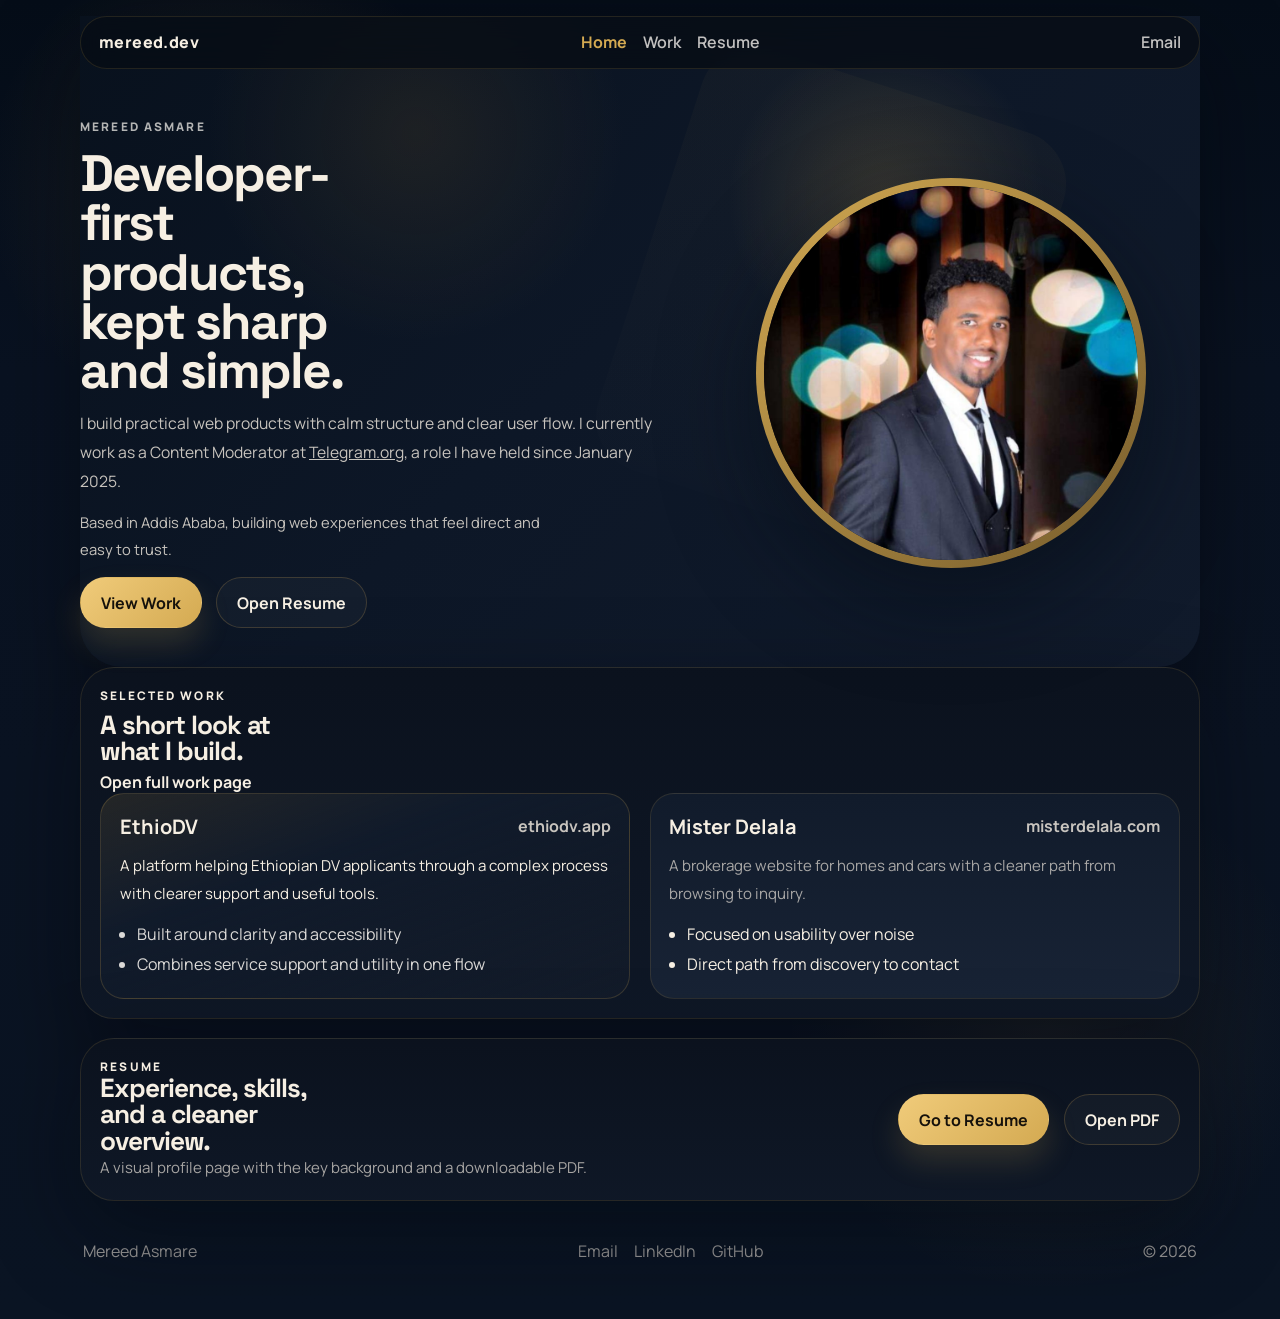
<file: index.html>
<!DOCTYPE html>
<html lang="en">
  <head>
    <meta charset="UTF-8" />
    <meta name="viewport" content="width=device-width, initial-scale=1.0" />
    <title>Mereed Asmare | Developer Portfolio</title>
    <meta
      name="description"
      content="Developer portfolio for Mereed Asmare featuring selected work, current work at Telegram.org, and a resume page."
    />
    <meta name="theme-color" content="#0b0d18" />
    <meta property="og:title" content="Mereed Asmare | Developer Portfolio" />
    <meta
      property="og:description"
      content="Selected work, current role at Telegram.org, and a focused resume page."
    />
    <meta property="og:type" content="website" />
    <meta property="og:url" content="https://mereed.dev" />
    <link rel="canonical" href="https://mereed.dev" />
    <link rel="icon" type="image/svg+xml" href="./favicon.svg" />
    <link rel="preconnect" href="https://fonts.googleapis.com" />
    <link rel="preconnect" href="https://fonts.gstatic.com" crossorigin />
    <link
      href="https://fonts.googleapis.com/css2?family=Manrope:wght@400;500;600;700;800&family=Space+Grotesk:wght@500;700&display=swap"
      rel="stylesheet"
    />
    <link rel="stylesheet" href="./styles.css" />
  </head>
  <body data-page="home">
    <div class="site-shell">
      <section class="hero-stage hero-stage-home">
        <header class="site-header site-header-dark">
          <a class="brand" href="./index.html">mereed.dev</a>
          <nav class="site-nav" aria-label="Primary">
            <a data-nav="home" href="./index.html">Home</a>
            <a data-nav="work" href="./work.html">Work</a>
            <a data-nav="resume" href="./resume.html">Resume</a>
          </nav>
          <a class="header-link" href="mailto:mrdassefa@gmail.com">Email</a>
        </header>

        <div class="page-stack">
          <section class="hero-home reveal">
            <div class="hero-copy">
              <p class="eyebrow eyebrow-dark">Mereed Asmare</p>
              <h1 class="display display-dark">
                Developer-first products, kept sharp and simple.
              </h1>
              <p class="lead lead-dark">
                I build practical web products with calm structure and clear
                user flow. I currently work as a Content Moderator at
                <a href="https://telegram.org" target="_blank" rel="noreferrer"
                  >Telegram.org</a
                >, a role I have held since January 2025.
              </p>
              <p class="status-line">
                Based in Addis Ababa, building web experiences that feel direct
                and easy to trust.
              </p>
              <div class="hero-actions">
                <a class="button primary" href="./work.html">View Work</a>
                <a class="button secondary button-dark" href="./resume.html"
                  >Open Resume</a
                >
              </div>
            </div>

            <aside class="hero-visual">
              <div class="portrait-frame">
                <img
                  src="./assets/mereed-photo.jpg"
                  alt="Portrait of Mereed Asmare"
                />
              </div>
            </aside>
          </section>
        </div>
      </section>

      <main class="content-stack">
        <section class="spotlight-panel reveal">
          <div class="section-heading">
            <p class="eyebrow">Selected Work</p>
            <h2>A short look at what I build.</h2>
            <a class="mini-link" href="./work.html">Open full work page</a>
          </div>

          <div class="project-link-list">
            <a class="project-link-card project-link-card-dark" href="./work.html#ethiodv">
              <div class="project-link-top">
                <strong>EthioDV</strong>
                <span>ethiodv.app</span>
              </div>
              <p>
                A platform helping Ethiopian DV applicants through a complex
                process with clearer support and useful tools.
              </p>
              <ul class="key-points key-points-light">
                <li>Built around clarity and accessibility</li>
                <li>Combines service support and utility in one flow</li>
              </ul>
            </a>

            <a class="project-link-card" href="./work.html#misterdelala">
              <div class="project-link-top">
                <strong>Mister Delala</strong>
                <span>misterdelala.com</span>
              </div>
              <p>
                A brokerage website for homes and cars with a cleaner path from
                browsing to inquiry.
              </p>
              <ul class="key-points">
                <li>Focused on usability over noise</li>
                <li>Direct path from discovery to contact</li>
              </ul>
            </a>
          </div>
        </section>

        <section class="minimal-band reveal">
          <div>
            <p class="eyebrow">Resume</p>
            <h2>Experience, skills, and a cleaner overview.</h2>
            <p class="body-copy">
              A visual profile page with the key background and a downloadable
              PDF.
            </p>
          </div>
          <div class="hero-actions">
            <a class="button primary" href="./resume.html">Go to Resume</a>
            <a
              class="button secondary"
              href="./assets/Mereed-Asmare-Resume.pdf"
              target="_blank"
              rel="noreferrer"
              >Open PDF</a
            >
          </div>
        </section>
      </main>

      <footer class="site-footer">
        <p>Mereed Asmare</p>
        <div class="footer-links">
          <a href="mailto:mrdassefa@gmail.com">Email</a>
          <a
            href="https://www.linkedin.com/in/mereed-asmare/"
            target="_blank"
            rel="noreferrer"
            >LinkedIn</a
          >
          <a
            href="https://github.com/mereedasmare"
            target="_blank"
            rel="noreferrer"
            >GitHub</a
          >
        </div>
        <p>&copy; <span id="year"></span></p>
      </footer>
    </div>

    <script src="./script.js"></script>
  </body>
</html>
</file>
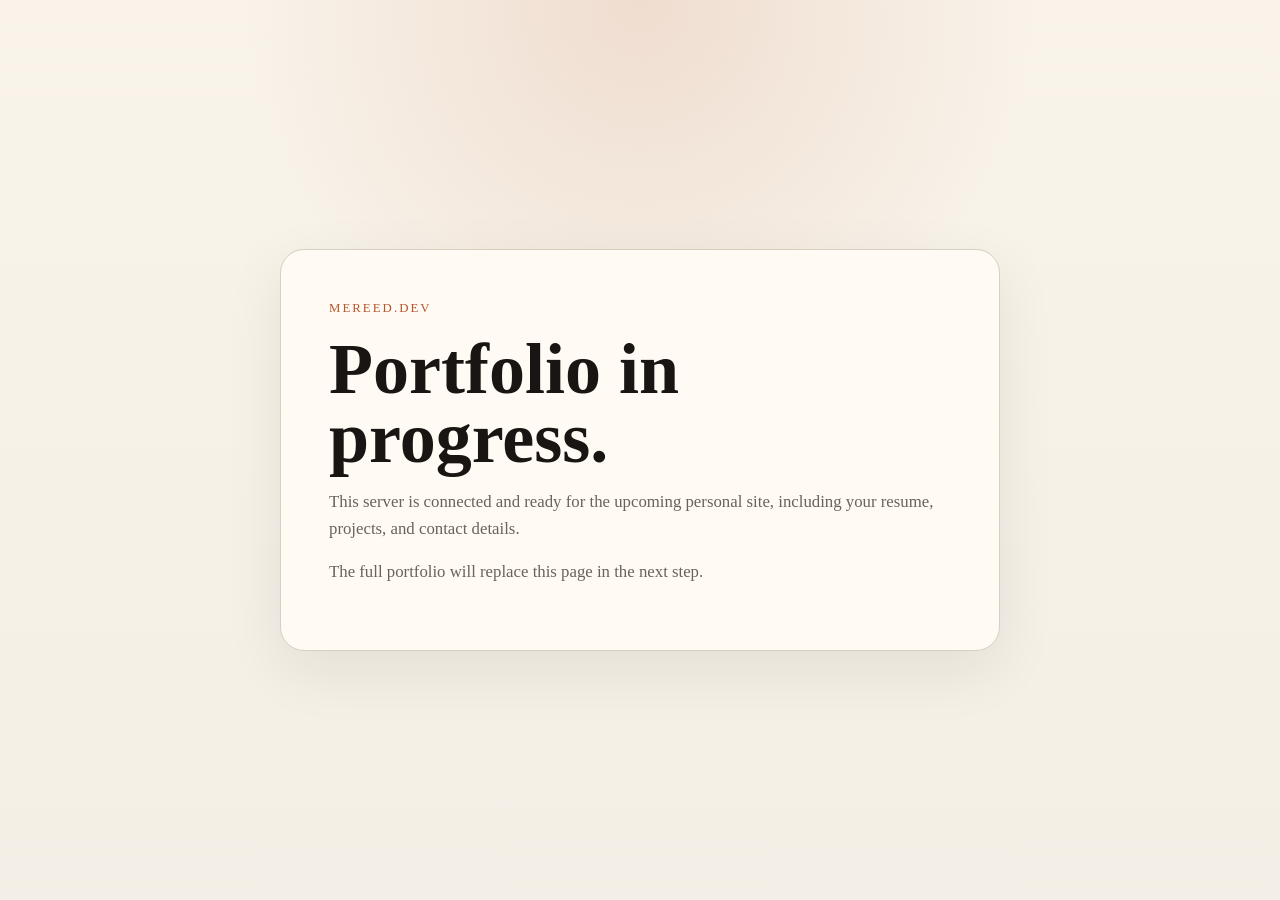
<file: ops/mereed.dev/index.html>
<!DOCTYPE html>
<html lang="en">
  <head>
    <meta charset="UTF-8" />
    <meta name="viewport" content="width=device-width, initial-scale=1.0" />
    <title>Mereed.dev</title>
    <style>
      :root {
        color-scheme: light;
        --bg: #f4efe6;
        --panel: #fffaf2;
        --text: #181512;
        --muted: #6b6258;
        --line: #d9cfbf;
        --accent: #b4572d;
      }

      * {
        box-sizing: border-box;
      }

      body {
        margin: 0;
        min-height: 100vh;
        display: grid;
        place-items: center;
        padding: 2rem;
        font-family: Georgia, "Times New Roman", serif;
        color: var(--text);
        background:
          radial-gradient(circle at top, rgba(180, 87, 45, 0.14), transparent 36%),
          linear-gradient(180deg, #f9f3ea 0%, var(--bg) 100%);
      }

      main {
        width: min(720px, 100%);
        padding: 3rem;
        border: 1px solid var(--line);
        border-radius: 24px;
        background: color-mix(in srgb, var(--panel) 92%, white 8%);
        box-shadow: 0 20px 60px rgba(24, 21, 18, 0.08);
      }

      p {
        margin: 0 0 1rem;
        line-height: 1.6;
      }

      .eyebrow {
        letter-spacing: 0.16em;
        text-transform: uppercase;
        color: var(--accent);
        font-size: 0.8rem;
      }

      h1 {
        margin: 0.4rem 0 1rem;
        font-size: clamp(2.5rem, 8vw, 4.5rem);
        line-height: 0.96;
      }

      .muted {
        color: var(--muted);
        font-size: 1.05rem;
      }
    </style>
  </head>
  <body>
    <main>
      <p class="eyebrow">Mereed.dev</p>
      <h1>Portfolio in progress.</h1>
      <p class="muted">
        This server is connected and ready for the upcoming personal site,
        including your resume, projects, and contact details.
      </p>
      <p class="muted">
        The full portfolio will replace this page in the next step.
      </p>
    </main>
  </body>
</html>
</file>
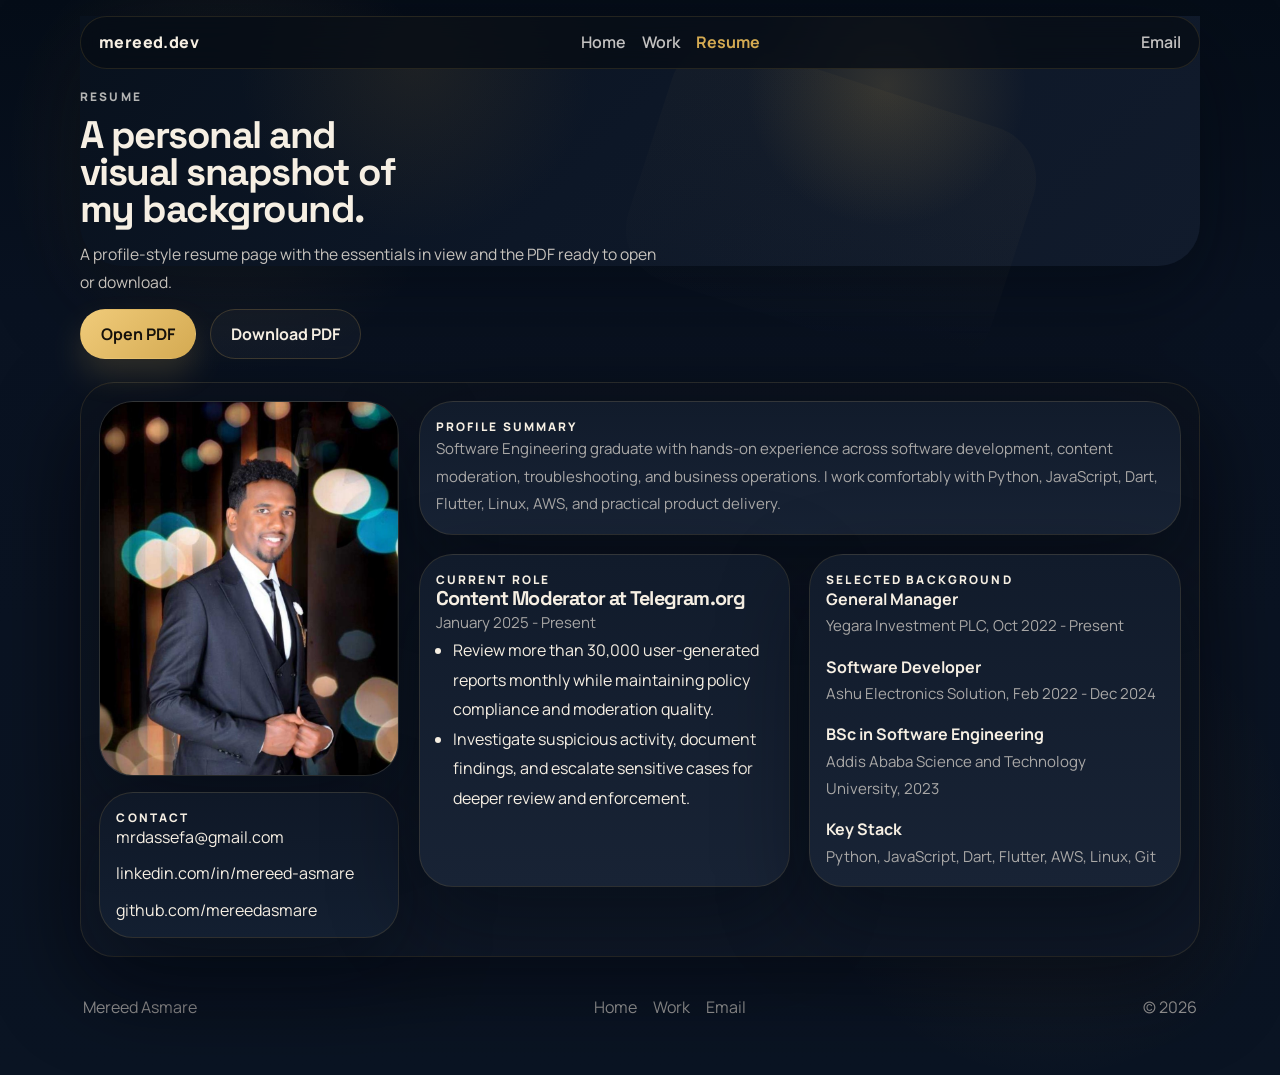
<file: resume.html>
<!DOCTYPE html>
<html lang="en">
  <head>
    <meta charset="UTF-8" />
    <meta name="viewport" content="width=device-width, initial-scale=1.0" />
    <title>Resume | Mereed Asmare</title>
    <meta
      name="description"
      content="Resume page for Mereed Asmare with current role at Telegram.org, background, and downloadable PDF."
    />
    <meta name="theme-color" content="#0b0d18" />
    <link rel="canonical" href="https://mereed.dev/resume.html" />
    <link rel="icon" type="image/svg+xml" href="./favicon.svg" />
    <link rel="preconnect" href="https://fonts.googleapis.com" />
    <link rel="preconnect" href="https://fonts.gstatic.com" crossorigin />
    <link
      href="https://fonts.googleapis.com/css2?family=Manrope:wght@400;500;600;700;800&family=Space+Grotesk:wght@500;700&display=swap"
      rel="stylesheet"
    />
    <link rel="stylesheet" href="./styles.css" />
  </head>
  <body data-page="resume">
    <div class="site-shell">
      <section class="hero-stage hero-stage-compact">
        <header class="site-header site-header-dark">
          <a class="brand" href="./index.html">mereed.dev</a>
          <nav class="site-nav" aria-label="Primary">
            <a data-nav="home" href="./index.html">Home</a>
            <a data-nav="work" href="./work.html">Work</a>
            <a data-nav="resume" href="./resume.html">Resume</a>
          </nav>
          <a class="header-link" href="mailto:mrdassefa@gmail.com">Email</a>
        </header>

        <div class="page-stack">
          <section class="page-hero reveal">
            <p class="eyebrow eyebrow-dark">Resume</p>
            <h1 class="display display-dark">
              A personal and visual snapshot of my background.
            </h1>
            <p class="lead lead-dark">
              A profile-style resume page with the essentials in view and the
              PDF ready to open or download.
            </p>
            <div class="hero-actions">
              <a
                class="button primary"
                href="./assets/Mereed-Asmare-Resume.pdf"
                target="_blank"
                rel="noreferrer"
                >Open PDF</a
              >
              <a
                class="button secondary button-dark"
                href="./assets/Mereed-Asmare-Resume.pdf"
                download
                >Download PDF</a
              >
            </div>
          </section>
        </div>
      </section>

      <main class="content-stack">
        <section class="resume-shell reveal">
          <aside class="resume-aside">
            <div class="resume-card resume-photo">
              <img
                src="./assets/mereed-photo.jpg"
                alt="Portrait of Mereed Asmare"
              />
            </div>
            <div class="resume-card resume-contact">
              <p class="eyebrow">Contact</p>
              <div class="contact-list">
                <a href="mailto:mrdassefa@gmail.com">mrdassefa@gmail.com</a>
                <a
                  href="https://www.linkedin.com/in/mereed-asmare/"
                  target="_blank"
                  rel="noreferrer"
                  >linkedin.com/in/mereed-asmare</a
                >
                <a
                  href="https://github.com/mereedasmare"
                  target="_blank"
                  rel="noreferrer"
                  >github.com/mereedasmare</a
                >
              </div>
            </div>
          </aside>

          <div class="resume-main">
            <section class="resume-section">
              <p class="eyebrow">Profile Summary</p>
              <p class="body-copy">
                Software Engineering graduate with hands-on experience across
                software development, content moderation, troubleshooting, and
                business operations. I work comfortably with Python,
                JavaScript, Dart, Flutter, Linux, AWS, and practical product
                delivery.
              </p>
            </section>

            <section class="resume-columns">
              <article class="resume-section">
                <p class="eyebrow">Current Role</p>
                <h2>Content Moderator at Telegram.org</h2>
                <p class="timeline-place">January 2025 - Present</p>
                <ul class="key-points">
                  <li>
                    Review more than 30,000 user-generated reports monthly
                    while maintaining policy compliance and moderation quality.
                  </li>
                  <li>
                    Investigate suspicious activity, document findings, and
                    escalate sensitive cases for deeper review and enforcement.
                  </li>
                </ul>
              </article>

              <article class="resume-section">
                <p class="eyebrow">Selected Background</p>
                <div class="detail-list">
                  <div class="detail-item">
                    <strong>General Manager</strong>
                    <span>Yegara Investment PLC, Oct 2022 - Present</span>
                  </div>
                  <div class="detail-item">
                    <strong>Software Developer</strong>
                    <span>Ashu Electronics Solution, Feb 2022 - Dec 2024</span>
                  </div>
                  <div class="detail-item">
                    <strong>BSc in Software Engineering</strong>
                    <span>Addis Ababa Science and Technology University, 2023</span>
                  </div>
                  <div class="detail-item">
                    <strong>Key Stack</strong>
                    <span>Python, JavaScript, Dart, Flutter, AWS, Linux, Git</span>
                  </div>
                </div>
              </article>
            </section>
          </div>
        </section>
      </main>

      <footer class="site-footer">
        <p>Mereed Asmare</p>
        <div class="footer-links">
          <a href="./index.html">Home</a>
          <a href="./work.html">Work</a>
          <a href="mailto:mrdassefa@gmail.com">Email</a>
        </div>
        <p>&copy; <span id="year"></span></p>
      </footer>
    </div>

    <script src="./script.js"></script>
  </body>
</html>
</file>
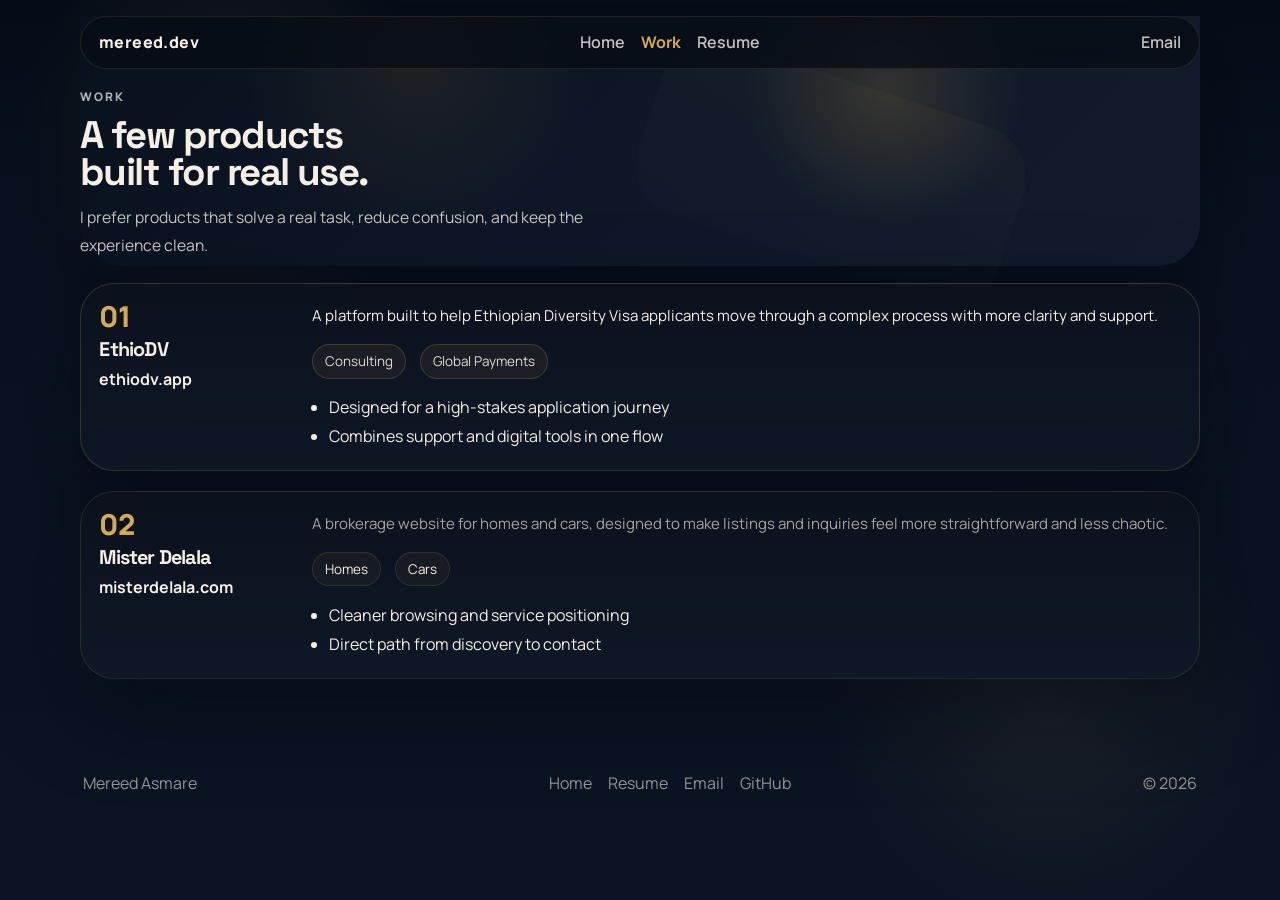
<file: work.html>
<!DOCTYPE html>
<html lang="en">
  <head>
    <meta charset="UTF-8" />
    <meta name="viewport" content="width=device-width, initial-scale=1.0" />
    <title>Work | Mereed Asmare</title>
    <meta
      name="description"
      content="Selected projects from Mereed Asmare including EthioDV and Mister Delala."
    />
    <meta name="theme-color" content="#0b0d18" />
    <link rel="canonical" href="https://mereed.dev/work.html" />
    <link rel="icon" type="image/svg+xml" href="./favicon.svg" />
    <link rel="preconnect" href="https://fonts.googleapis.com" />
    <link rel="preconnect" href="https://fonts.gstatic.com" crossorigin />
    <link
      href="https://fonts.googleapis.com/css2?family=Manrope:wght@400;500;600;700;800&family=Space+Grotesk:wght@500;700&display=swap"
      rel="stylesheet"
    />
    <link rel="stylesheet" href="./styles.css" />
  </head>
  <body data-page="work">
    <div class="site-shell">
      <section class="hero-stage hero-stage-compact">
        <header class="site-header site-header-dark">
          <a class="brand" href="./index.html">mereed.dev</a>
          <nav class="site-nav" aria-label="Primary">
            <a data-nav="home" href="./index.html">Home</a>
            <a data-nav="work" href="./work.html">Work</a>
            <a data-nav="resume" href="./resume.html">Resume</a>
          </nav>
          <a class="header-link" href="mailto:mrdassefa@gmail.com">Email</a>
        </header>

        <div class="page-stack">
          <section class="page-hero reveal">
            <p class="eyebrow eyebrow-dark">Work</p>
            <h1 class="display display-dark">A few products built for real use.</h1>
            <p class="lead lead-dark">
              I prefer products that solve a real task, reduce confusion, and
              keep the experience clean.
            </p>
          </section>
        </div>
      </section>

      <main class="content-stack">
        <section class="case-list reveal">
          <article id="ethiodv" class="case-item case-item-dark">
            <div class="case-meta">
              <p class="case-index">01</p>
              <h2>EthioDV</h2>
              <a
                class="case-link"
                href="https://ethiodv.app"
                target="_blank"
                rel="noreferrer"
                >ethiodv.app</a
              >
            </div>
            <div class="case-body">
              <p class="body-copy body-copy-dark">
                A platform built to help Ethiopian Diversity Visa applicants
                move through a complex process with more clarity and support.
              </p>
              <div class="label-row label-row-dark">
                <span class="tag">Consulting</span>
                <span class="tag">Global Payments</span>
              </div>
              <ul class="key-points key-points-light">
                <li>Designed for a high-stakes application journey</li>
                <li>Combines support and digital tools in one flow</li>
              </ul>
            </div>
          </article>

          <article id="misterdelala" class="case-item">
            <div class="case-meta">
              <p class="case-index">02</p>
              <h2>Mister Delala</h2>
              <a
                class="case-link"
                href="https://misterdelala.com"
                target="_blank"
                rel="noreferrer"
                >misterdelala.com</a
              >
            </div>
            <div class="case-body">
              <p class="body-copy">
                A brokerage website for homes and cars, designed to make
                listings and inquiries feel more straightforward and less
                chaotic.
              </p>
              <div class="label-row">
                <span class="tag">Homes</span>
                <span class="tag">Cars</span>
              </div>
              <ul class="key-points">
                <li>Cleaner browsing and service positioning</li>
                <li>Direct path from discovery to contact</li>
              </ul>
            </div>
          </article>
        </section>
      </main>

      <footer class="site-footer">
        <p>Mereed Asmare</p>
        <div class="footer-links">
          <a href="./index.html">Home</a>
          <a href="./resume.html">Resume</a>
          <a href="mailto:mrdassefa@gmail.com">Email</a>
          <a
            href="https://github.com/mereedasmare"
            target="_blank"
            rel="noreferrer"
            >GitHub</a
          >
        </div>
        <p>&copy; <span id="year"></span></p>
      </footer>
    </div>

    <script src="./script.js"></script>
  </body>
</html>
</file>
<file: styles.css>
:root {
  color-scheme: dark light;
  --bg-dark: #06101c;
  --bg-dark-2: #0f1a2b;
  --light: #f3ead6;
  --light-2: #fbf6ec;
  --surface: #111b2b;
  --surface-2: #182335;
  --surface-3: #0d1625;
  --text-dark: #f6efe3;
  --text-light: #f6efe3;
  --muted-dark: rgba(246, 239, 227, 0.8);
  --muted-light: rgba(246, 239, 227, 0.66);
  --line-dark: rgba(212, 170, 82, 0.14);
  --line-light: rgba(212, 170, 82, 0.14);
  --accent: #d4aa52;
  --accent-2: #8d6b2c;
  --shadow: 0 30px 90px rgba(2, 7, 14, 0.45);
  --radius-xl: 34px;
  --radius-lg: 24px;
  --radius-md: 18px;
  --radius-pill: 999px;
  --content: 1120px;
}

* {
  box-sizing: border-box;
}

html {
  scroll-behavior: smooth;
}

body {
  margin: 0;
  min-height: 100vh;
  font-family: "Manrope", sans-serif;
  color: var(--text-light);
  background:
    radial-gradient(circle at 18% 14%, rgba(212, 170, 82, 0.11), transparent 16%),
    radial-gradient(circle at 82% 78%, rgba(212, 170, 82, 0.08), transparent 18%),
    linear-gradient(180deg, #050d18 0%, #091221 28%, #0a1322 58%, #0a1423 100%);
}

body::before {
  content: "";
  position: fixed;
  inset: 0;
  pointer-events: none;
  background-image:
    linear-gradient(rgba(255, 255, 255, 0.02) 1px, transparent 1px),
    linear-gradient(90deg, rgba(255, 255, 255, 0.02) 1px, transparent 1px);
  background-size: 46px 46px;
  mask-image: radial-gradient(circle at center, black 20%, transparent 80%);
  opacity: 0.12;
}

a {
  color: inherit;
}

img {
  display: block;
  max-width: 100%;
}

.site-shell {
  display: grid;
  grid-template-rows: auto 1fr auto;
  position: relative;
  z-index: 1;
  width: min(var(--content), calc(100% - 1.25rem));
  min-height: calc(100vh - 3rem);
  margin: 0 auto;
  padding: 1rem 0 2.6rem;
}

.site-header,
.site-nav,
.hero-actions,
.footer-links,
.project-link-top,
.label-row {
  display: flex;
}

.page-stack,
.content-stack,
.project-link-list,
.case-list,
.resume-shell,
.resume-main,
.resume-columns,
.detail-list {
  display: grid;
  gap: 1.2rem;
}

.content-stack {
  align-content: start;
}

.site-header {
  justify-content: space-between;
  align-items: center;
  gap: 1rem;
  padding: 0.9rem 1.1rem;
  border-radius: var(--radius-pill);
}

.site-header-dark {
  position: sticky;
  top: 0.8rem;
  z-index: 10;
  margin-bottom: 1.2rem;
  border: 1px solid var(--line-dark);
  background: rgba(7, 12, 20, 0.76);
  backdrop-filter: blur(14px);
}

.brand,
.site-nav a,
.header-link,
.button,
.mini-link,
.footer-links a,
.contact-list a,
.case-link,
.project-link-card {
  text-decoration: none;
}

.brand {
  color: var(--text-dark);
  font-weight: 800;
  letter-spacing: 0.03em;
}

.site-nav {
  align-items: center;
  gap: 1rem;
  flex-wrap: wrap;
}

.site-nav a,
.header-link {
  color: rgba(247, 244, 239, 0.78);
  font-weight: 600;
}

.site-nav a:hover,
.site-nav a.is-active,
.header-link:hover,
.footer-links a:hover,
.mini-link:hover,
.contact-list a:hover,
.case-link:hover {
  color: var(--accent);
}

.site-nav a.is-active {
  font-weight: 700;
}

.hero-stage {
  position: relative;
  padding-bottom: 1.2rem;
}

.hero-stage::before {
  content: "";
  position: absolute;
  inset: 0;
  border-radius: 0 0 42px 42px;
  background:
    radial-gradient(circle at 72% 28%, rgba(212, 170, 82, 0.18), transparent 17%),
    radial-gradient(circle at 30% 18%, rgba(141, 107, 44, 0.14), transparent 22%),
    linear-gradient(135deg, #08111d 0%, #0d1727 48%, #111b2c 100%);
  box-shadow: var(--shadow);
}

.hero-stage::after {
  content: "";
  position: absolute;
  top: 4rem;
  right: 16%;
  width: min(32vw, 380px);
  height: 68%;
  border-radius: 54px;
  background: linear-gradient(180deg, rgba(212, 170, 82, 0.12), rgba(255, 255, 255, 0.02));
  transform: rotate(18deg);
  opacity: 0.3;
}

.hero-stage-compact::before {
  inset: 0 0 auto 0;
  height: 250px;
}

.hero-home,
.page-hero {
  position: relative;
  z-index: 1;
}

.hero-home {
  display: grid;
  grid-template-columns: minmax(0, 1fr) minmax(300px, 0.84fr);
  align-items: center;
  gap: 1.8rem;
  min-height: 560px;
  padding: 1rem 0 0.4rem;
}

.hero-copy {
  display: grid;
  gap: 0.9rem;
  align-content: center;
}

.hero-visual {
  display: grid;
  justify-items: center;
}

.portrait-frame {
  width: min(100%, 390px);
  aspect-ratio: 1;
  overflow: hidden;
  border-radius: 50%;
  padding: 8px;
  background: linear-gradient(135deg, rgba(212, 170, 82, 0.98), rgba(141, 107, 44, 0.82));
  box-shadow: 0 32px 90px rgba(4, 9, 18, 0.5);
}

.portrait-frame img {
  width: 100%;
  height: 100%;
  object-fit: cover;
  object-position: center top;
  border-radius: 50%;
  background: radial-gradient(circle at top, #172233 0%, #111a29 52%, #0c1422 100%);
}

.eyebrow {
  margin: 0;
  font-size: 0.74rem;
  font-weight: 800;
  letter-spacing: 0.18em;
  text-transform: uppercase;
}

.eyebrow-dark {
  color: rgba(247, 244, 239, 0.72);
}

.display,
.section-heading h2,
.minimal-band h2,
.case-meta h2,
.resume-section h2 {
  margin: 0;
  font-family: "Space Grotesk", sans-serif;
  font-weight: 700;
  letter-spacing: -0.04em;
}

.display {
  font-size: clamp(2rem, 4vw, 3.25rem);
  line-height: 0.96;
  max-width: 9.5ch;
}

.display-dark {
  color: var(--text-dark);
}

.page-hero .display {
  font-size: clamp(1.85rem, 3vw, 2.55rem);
  max-width: 14ch;
}

.section-heading h2,
.minimal-band h2 {
  font-size: clamp(1.5rem, 2.05vw, 2rem);
  line-height: 1;
  max-width: 13ch;
}

.case-meta h2,
.resume-section h2 {
  font-size: clamp(1.15rem, 1.55vw, 1.5rem);
  line-height: 1.05;
}

.lead,
.body-copy,
.project-link-card p,
.case-body p,
.status-line,
.detail-item span,
.timeline-place {
  margin: 0;
  line-height: 1.82;
}

.lead {
  max-width: 58ch;
  font-size: 0.98rem;
}

.lead-dark,
.status-line {
  color: var(--muted-dark);
}

.body-copy,
.project-link-card p,
.case-body p,
.detail-item span,
.timeline-place {
  color: var(--muted-light);
  font-size: 0.94rem;
}

.status-line {
  max-width: 54ch;
  font-size: 0.92rem;
}

.hero-actions,
.footer-links,
.label-row {
  gap: 0.9rem;
  flex-wrap: wrap;
}

.hero-actions {
  align-items: center;
}

.button {
  display: inline-flex;
  align-items: center;
  justify-content: center;
  min-height: 48px;
  padding: 0.82rem 1.25rem;
  border: 1px solid transparent;
  border-radius: var(--radius-pill);
  font-weight: 700;
  transition: transform 180ms ease, border-color 180ms ease, background-color 180ms ease;
}

.button:hover {
  transform: translateY(-1px);
}

.button.primary {
  background: linear-gradient(135deg, #f0cb7a, var(--accent));
  color: #15110b;
  box-shadow: 0 16px 30px rgba(212, 170, 82, 0.18);
}

.button.secondary {
  background: rgba(255, 255, 255, 0.03);
  border-color: rgba(212, 170, 82, 0.22);
  color: var(--text-dark);
}

.button-dark {
  background: rgba(255, 255, 255, 0.04);
  border-color: rgba(212, 170, 82, 0.18);
  color: var(--text-dark);
}

.spotlight-panel,
.minimal-band,
.case-item,
.resume-shell,
.resume-card,
.resume-section {
  border-radius: var(--radius-xl);
  box-shadow: var(--shadow);
}

.spotlight-panel,
.minimal-band,
.case-item,
.resume-shell {
  padding: 1.2rem;
  border: 1px solid var(--line-dark);
  background: linear-gradient(180deg, rgba(11, 18, 30, 0.99), rgba(15, 24, 39, 0.98));
}

.section-heading {
  display: grid;
  gap: 0.45rem;
}

.section-heading h2,
.section-heading .eyebrow,
.mini-link,
.key-points-light,
.project-link-card-dark p,
.project-link-card-dark strong,
.project-link-card-dark span {
  color: var(--text-dark);
}

.mini-link {
  font-weight: 700;
}

.project-link-list {
  grid-template-columns: repeat(2, minmax(0, 1fr));
}

.project-link-card {
  display: grid;
  gap: 0.8rem;
  padding: 1.15rem;
  border: 1px solid var(--line-dark);
  border-radius: var(--radius-lg);
  background: linear-gradient(180deg, var(--surface) 0%, var(--surface-2) 100%);
  color: var(--text-dark);
}

.project-link-card-dark {
  border-color: rgba(212, 170, 82, 0.2);
  background: linear-gradient(160deg, rgba(212, 170, 82, 0.12), rgba(17, 27, 43, 0.96) 36%, rgba(255, 255, 255, 0.02));
}

.project-link-top {
  justify-content: space-between;
  align-items: center;
  gap: 1rem;
  font-weight: 700;
}

.project-link-top strong {
  font-size: 1.25rem;
}

.project-link-top span {
  color: var(--muted-dark);
}

.minimal-band {
  display: grid;
  grid-template-columns: minmax(0, 1fr) auto;
  align-items: center;
  gap: 1rem;
  color: var(--text-dark);
}

.case-list {
  align-content: start;
}

.case-item {
  display: grid;
  grid-template-columns: 190px minmax(0, 1fr);
  gap: 1.4rem;
  padding: 1.15rem;
  color: var(--text-dark);
}

.case-meta {
  display: grid;
  align-content: start;
  gap: 0.5rem;
}

.case-item-dark {
  border-color: rgba(212, 170, 82, 0.2);
}

.case-index {
  margin: 0;
  color: var(--accent);
  font-size: 1.8rem;
  font-weight: 800;
  line-height: 1;
}

.case-item-dark .case-meta h2,
.case-item-dark .case-link,
.case-item-dark .body-copy-dark,
.case-item-dark .key-points {
  color: var(--text-dark);
}

.case-link {
  font-weight: 700;
}

.case-body {
  display: grid;
  gap: 0.9rem;
}

.label-row-dark .tag {
  border-color: rgba(212, 170, 82, 0.2);
  background: rgba(212, 170, 82, 0.07);
  color: rgba(246, 239, 227, 0.9);
}

.tag {
  padding: 0.45rem 0.75rem;
  border: 1px solid var(--line-dark);
  border-radius: var(--radius-pill);
  background: rgba(212, 170, 82, 0.05);
  color: var(--text-dark);
  font-size: 0.84rem;
}

.key-points {
  margin: 0;
  padding-left: 1.1rem;
  line-height: 1.85;
}

.key-points-light {
  color: rgba(247, 244, 239, 0.88);
}

.resume-shell {
  grid-template-columns: 300px minmax(0, 1fr);
  align-items: start;
  padding: 1.15rem;
  color: var(--text-dark);
}

.resume-aside {
  display: grid;
  gap: 1rem;
  align-content: start;
}

.resume-card,
.resume-section {
  padding: 1rem;
  border: 1px solid var(--line-dark);
  background: linear-gradient(180deg, var(--surface) 0%, var(--surface-2) 100%);
}

.resume-photo {
  overflow: hidden;
  padding: 0;
  background: linear-gradient(180deg, #0f1827, #172234);
}

.resume-photo img {
  width: 100%;
  aspect-ratio: 4 / 5;
  object-fit: cover;
  object-position: center top;
}

.resume-contact {
  background: linear-gradient(180deg, #0f1827, #131f31);
  border-color: rgba(212, 170, 82, 0.16);
}

.resume-contact .eyebrow,
.resume-contact a {
  color: var(--text-dark);
}

.contact-list {
  display: grid;
  gap: 0.9rem;
}

.resume-main {
  align-content: start;
}

.page-hero {
  display: grid;
  gap: 0.75rem;
  max-width: 760px;
  padding-bottom: 0.25rem;
}

.resume-columns {
  grid-template-columns: repeat(2, minmax(0, 1fr));
}

.detail-list {
  gap: 1rem;
}

.detail-item {
  display: grid;
  gap: 0.15rem;
}

.detail-item strong {
  color: var(--text-dark);
}

.site-footer {
  display: flex;
  justify-content: space-between;
  align-items: center;
  gap: 1rem;
  margin-top: 1.4rem;
  padding: 0 0.2rem;
  color: rgba(246, 239, 227, 0.6);
}

.footer-links {
  gap: 1rem;
}

.reveal {
  opacity: 1;
  transform: none;
}

.js-ready .reveal {
  opacity: 0;
  transform: translateY(18px);
  transition: opacity 650ms ease, transform 650ms ease;
}

.js-ready .reveal.visible {
  opacity: 1;
  transform: translateY(0);
}

@media (max-width: 980px) {
  .hero-home,
  .project-link-list,
  .resume-shell,
  .resume-columns,
  .minimal-band,
  .case-item {
    grid-template-columns: 1fr;
  }

  .portrait-frame {
    width: min(100%, 330px);
  }
}

@media (max-width: 720px) {
  .site-shell {
    width: min(100% - 0.75rem, 100%);
    min-height: calc(100vh - 2rem);
  }

  .site-header {
    display: grid;
    grid-template-columns: 1fr auto;
    align-items: center;
    gap: 0.7rem;
  }

  .site-nav {
    grid-column: 1 / -1;
    gap: 0.85rem;
  }

  .header-link {
    justify-self: end;
  }

  .site-footer {
    flex-direction: column;
    align-items: flex-start;
  }

  .hero-stage::after {
    display: none;
  }

  .hero-home {
    min-height: auto;
    gap: 0.9rem;
  }

  .display {
    font-size: clamp(1.8rem, 8.3vw, 2.55rem);
    max-width: none;
  }

  .page-hero .display {
    font-size: clamp(1.65rem, 7vw, 2.1rem);
  }

  .section-heading h2,
  .minimal-band h2 {
    font-size: clamp(1.32rem, 5.2vw, 1.72rem);
    max-width: none;
  }

  .hero-actions {
    gap: 0.75rem;
  }

  .portrait-frame {
    width: min(100%, 260px);
  }

  .spotlight-panel,
  .minimal-band,
  .case-item,
  .resume-shell,
  .resume-card,
  .resume-section {
    padding: 0.95rem;
  }

  .resume-photo {
    padding: 0;
  }
}

@media (prefers-reduced-motion: reduce) {
  html {
    scroll-behavior: auto;
  }

  .button,
  .reveal {
    transition: none;
  }

  .js-ready .reveal {
    opacity: 1;
    transform: none;
  }
}
</file>
